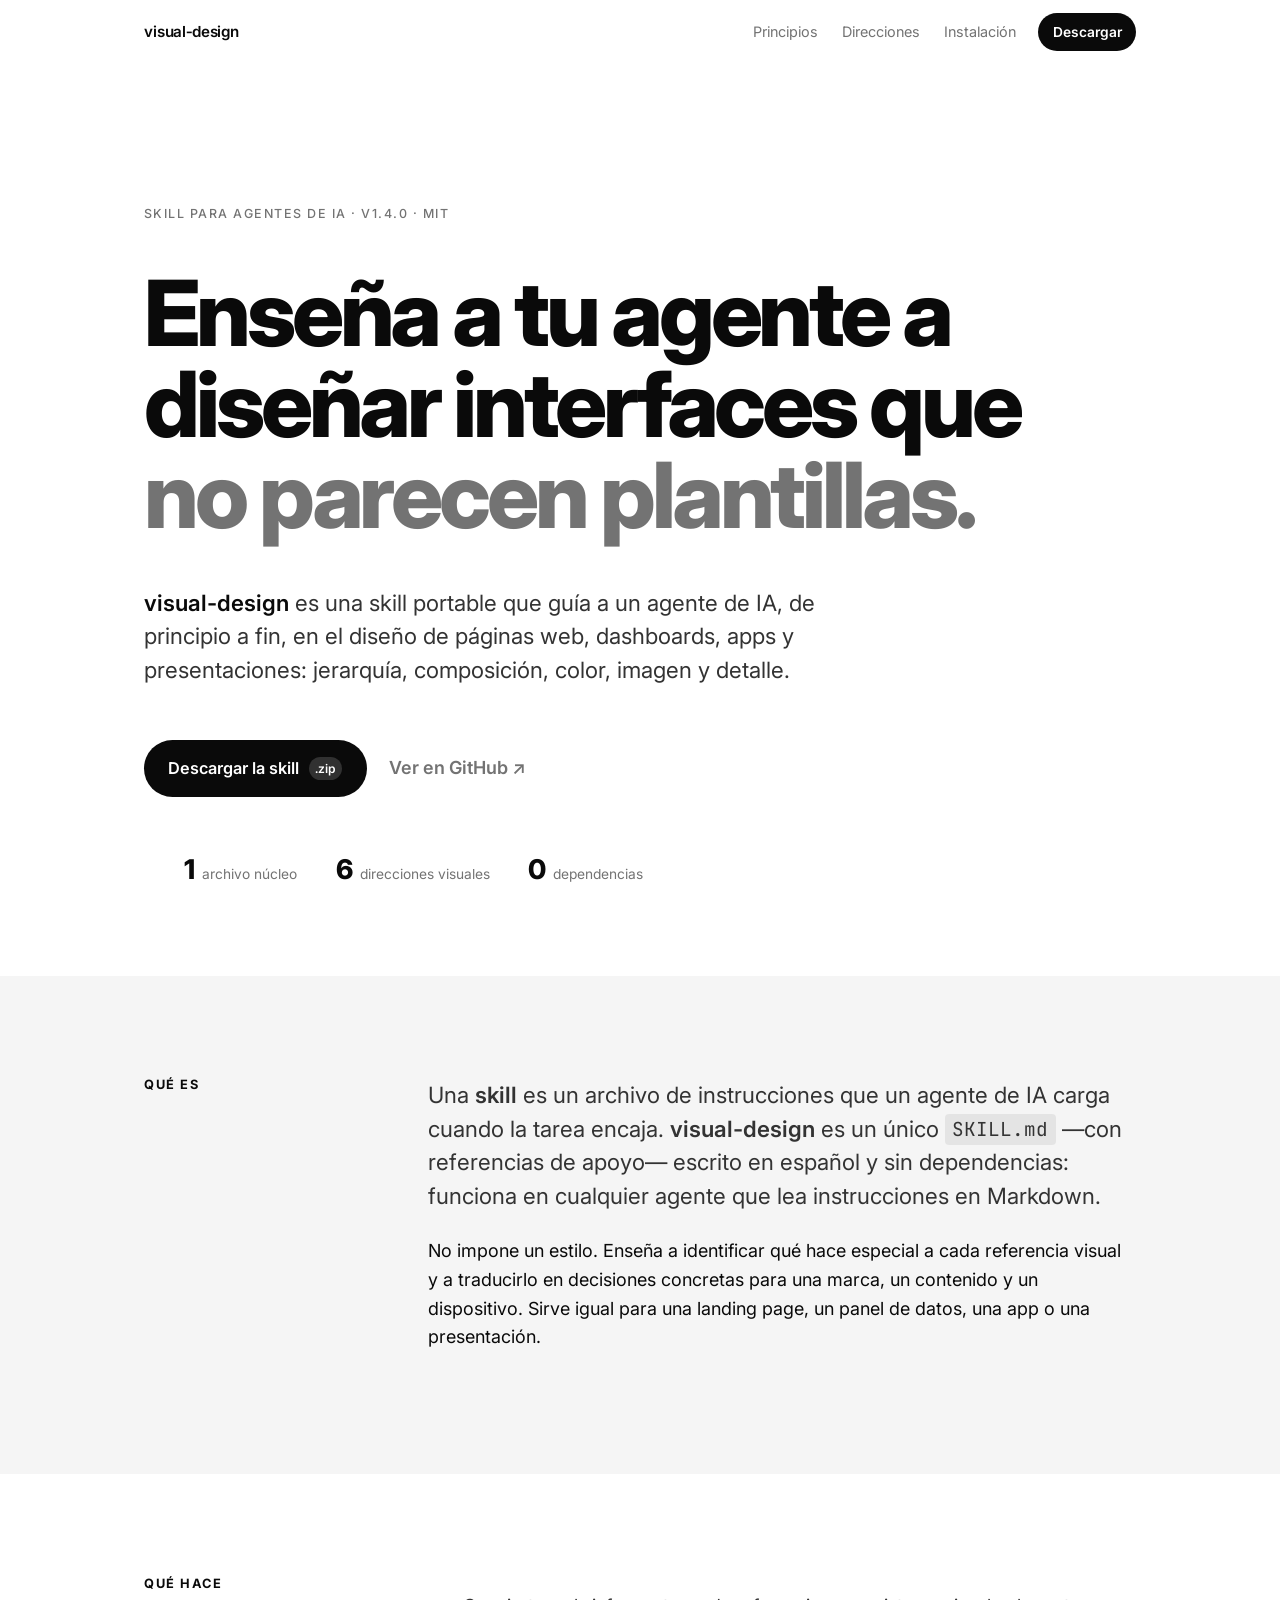
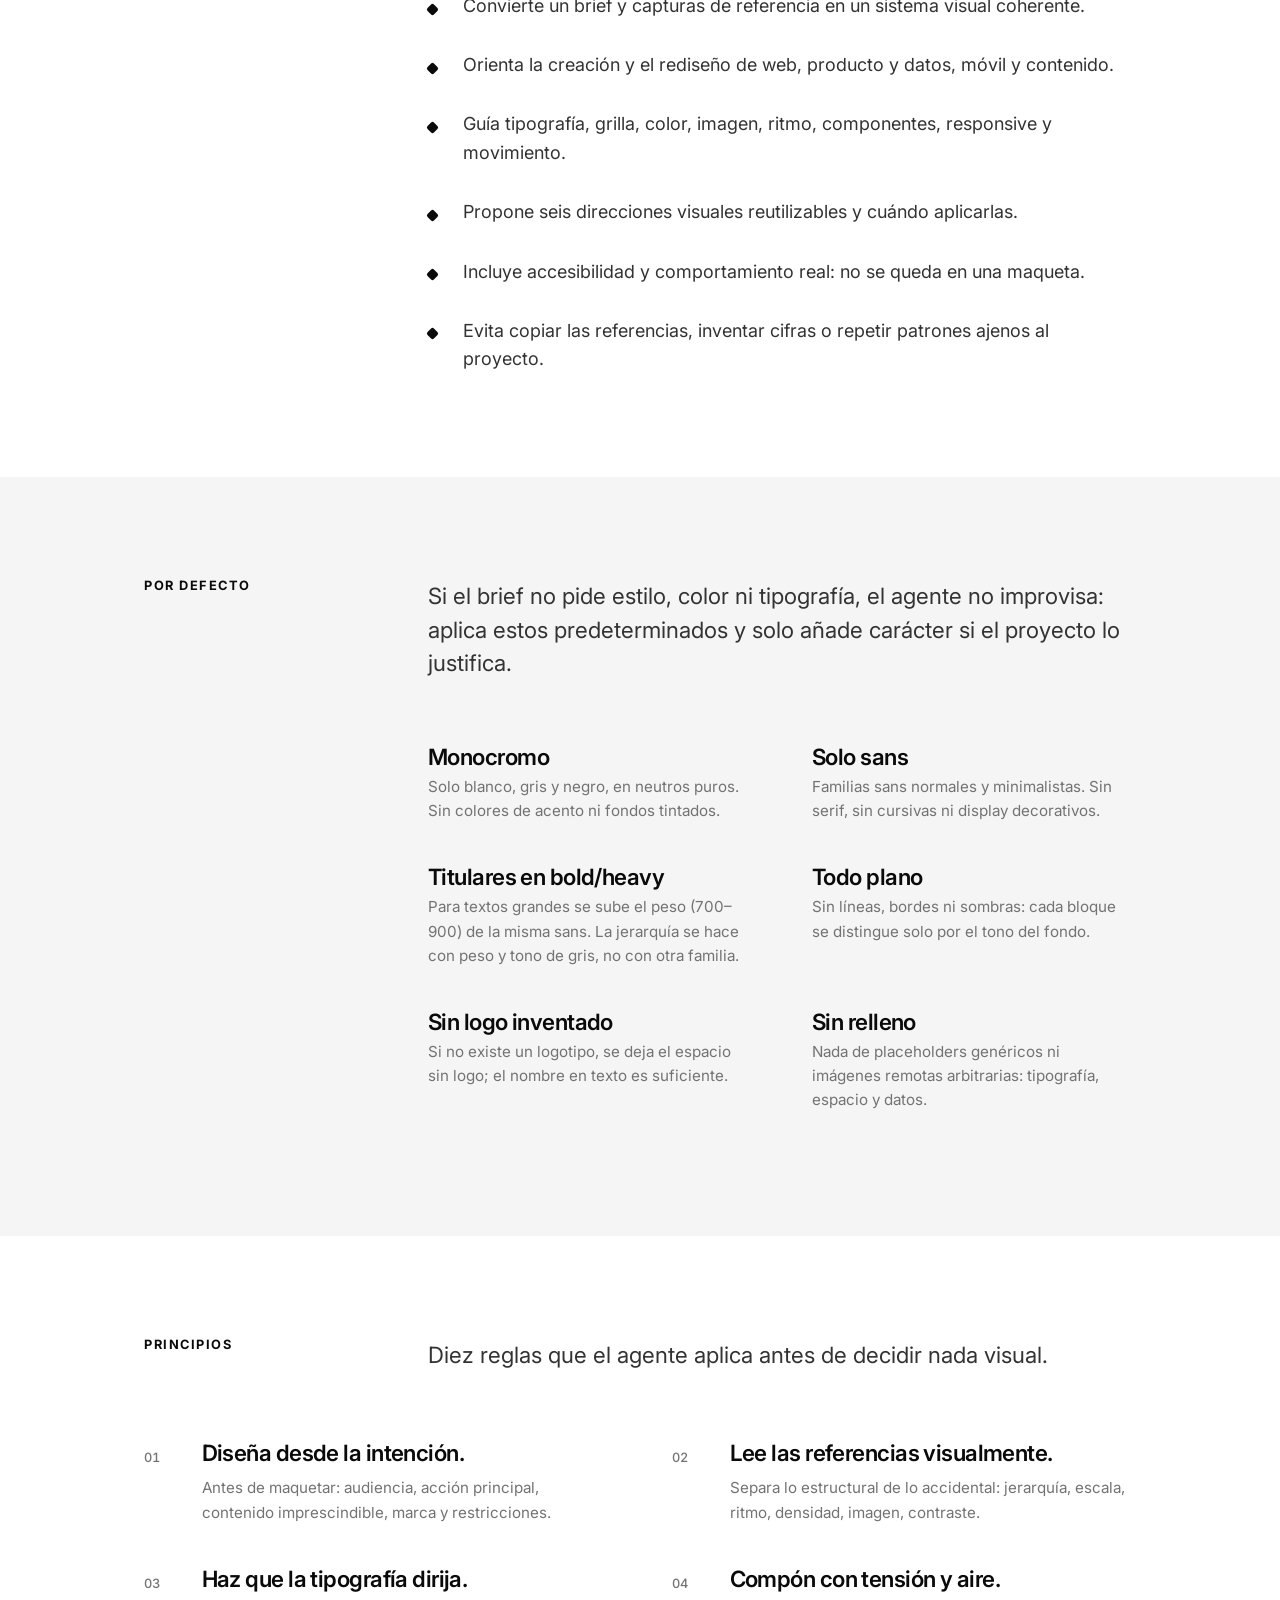
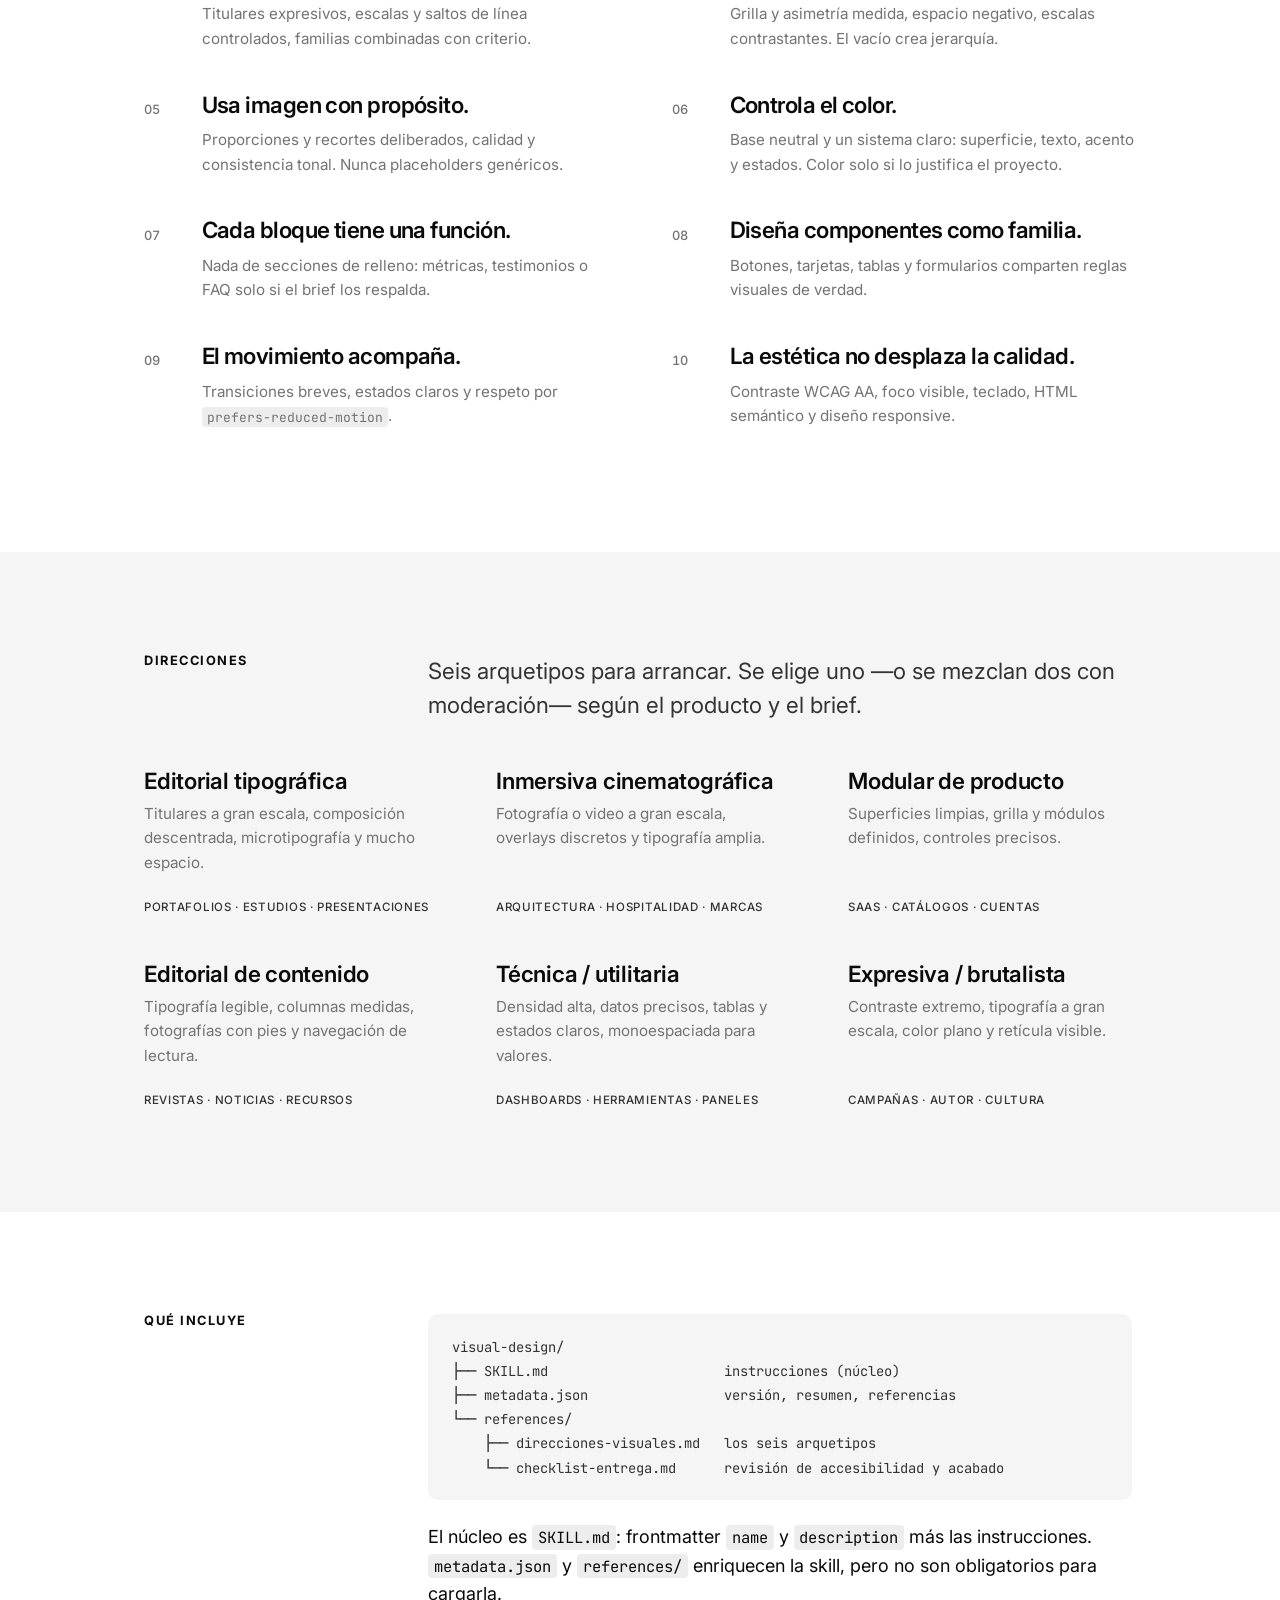
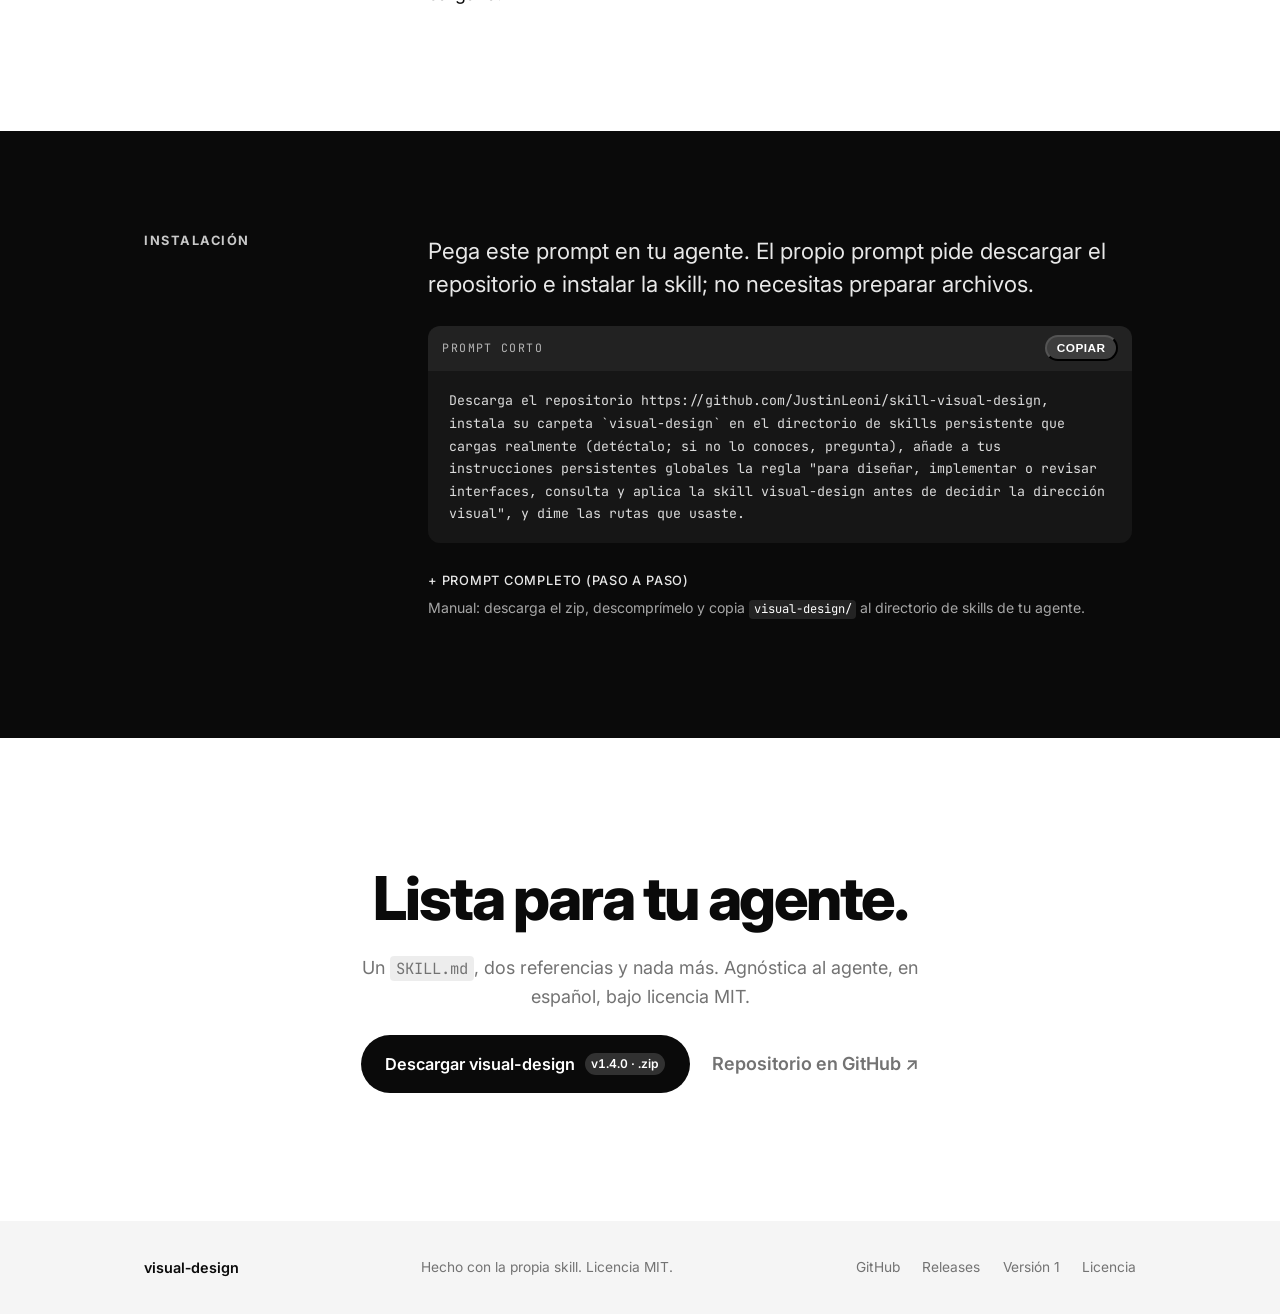
<file: docs/index.html>
<!DOCTYPE html>
<html lang="es">
<head>
<meta charset="UTF-8">
<meta name="viewport" content="width=device-width, initial-scale=1">
<title>visual-design — Skill de diseño para agentes de IA</title>
<meta name="description" content="visual-design es una skill portable que enseña a un agente de IA a diseñar interfaces con dirección: páginas web, dashboards, apps y presentaciones. Agnóstica al agente, en español, MIT.">
<meta name="theme-color" content="#F4F1EA">

<meta property="og:title" content="visual-design — Skill de diseño para agentes de IA">
<meta property="og:description" content="Una skill portable que enseña a un agente a diseñar interfaces con dirección: jerarquía, composición, color, imagen y detalle.">
<meta property="og:type" content="website">
<meta property="og:url" content="https://justinleoni.github.io/skill-visual-design/">

<link rel="preconnect" href="https://fonts.googleapis.com">
<link rel="preconnect" href="https://fonts.gstatic.com" crossorigin>
<link href="https://fonts.googleapis.com/css2?family=Inter:wght@300;400;500;600;700;800;900&family=JetBrains+Mono:wght@400;500&display=swap" rel="stylesheet">
<link rel="stylesheet" href="styles.css">
</head>
<body>
<a class="skip" href="#main">Saltar al contenido</a>

<header class="nav" id="top">
  <div class="wrap nav__inner">
    <a class="brand" href="#top">
      <span class="brand__name">visual&#8209;design</span>
    </a>
    <nav class="nav__links" aria-label="Secciones">
      <a href="#principios">Principios</a>
      <a href="#direcciones">Direcciones</a>
      <a href="#instalacion">Instalación</a>
    </nav>
    <a class="btn btn--sm" href="https://github.com/JustinLeoni/skill-visual-design/releases/latest/download/visual-design-v1.4.0.zip">Descargar</a>
  </div>
</header>

<main id="main">

  <!-- HERO -->
  <section class="hero">
    <div class="wrap hero__grid">
      <p class="eyebrow">Skill para agentes de IA · v1.4.0 · MIT</p>
      <h1 class="hero__title">
        Enseña a tu agente a diseñar interfaces que
        <span class="hero__muted">no parecen plantillas.</span>
      </h1>
      <div class="hero__meta">
        <p class="hero__lede">
          <strong>visual-design</strong> es una skill portable que guía a un agente de IA,
          de principio a fin, en el diseño de páginas web, dashboards, apps y
          presentaciones: jerarquía, composición, color, imagen y detalle.
        </p>
        <div class="hero__actions">
          <a class="btn btn--lg" href="https://github.com/JustinLeoni/skill-visual-design/releases/latest/download/visual-design-v1.4.0.zip">
            Descargar la skill
            <span class="btn__tag">.zip</span>
          </a>
          <a class="link-arrow" href="https://github.com/JustinLeoni/skill-visual-design">Ver en GitHub <span aria-hidden="true">↗</span></a>
        </div>
        <ul class="facts">
          <li><b>1</b> archivo núcleo</li>
          <li><b>6</b> direcciones visuales</li>
          <li><b>0</b> dependencias</li>
        </ul>
      </div>
    </div>
  </section>

  <!-- QUÉ ES -->
  <section class="band band--tint" id="que-es">
    <div class="wrap band__grid">
      <h2 class="kicker">Qué es</h2>
      <div class="prose">
        <p class="lede">
          Una <strong>skill</strong> es un archivo de instrucciones que un agente de IA carga
          cuando la tarea encaja. <strong>visual-design</strong> es un único
          <code>SKILL.md</code> —con referencias de apoyo— escrito en español y sin
          dependencias: funciona en cualquier agente que lea instrucciones en Markdown.
        </p>
        <p>
          No impone un estilo. Enseña a identificar qué hace especial a cada referencia
          visual y a traducirlo en decisiones concretas para una marca, un contenido y un
          dispositivo. Sirve igual para una landing page, un panel de datos, una app o una
          presentación.
        </p>
      </div>
    </div>
  </section>

  <!-- QUÉ HACE -->
  <section class="band" id="que-hace">
    <div class="wrap band__grid">
      <h2 class="kicker">Qué hace</h2>
      <ul class="dolist">
        <li>Convierte un brief y capturas de referencia en un sistema visual coherente.</li>
        <li>Orienta la creación y el rediseño de web, producto y datos, móvil y contenido.</li>
        <li>Guía tipografía, grilla, color, imagen, ritmo, componentes, responsive y movimiento.</li>
        <li>Propone seis direcciones visuales reutilizables y cuándo aplicarlas.</li>
        <li>Incluye accesibilidad y comportamiento real: no se queda en una maqueta.</li>
        <li>Evita copiar las referencias, inventar cifras o repetir patrones ajenos al proyecto.</li>
      </ul>
    </div>
  </section>

  <!-- POR DEFECTO -->
  <section class="band band--tint" id="por-defecto">
    <div class="wrap band__grid">
      <h2 class="kicker">Por defecto</h2>
      <div class="prose">
        <p class="lede lede--tight">Si el brief no pide estilo, color ni tipografía, el agente no improvisa: aplica estos predeterminados y solo añade carácter si el proyecto lo justifica.</p>
        <ul class="defaults">
          <li><h3>Monocromo</h3><p>Solo blanco, gris y negro, en neutros puros. Sin colores de acento ni fondos tintados.</p></li>
          <li><h3>Solo sans</h3><p>Familias sans normales y minimalistas. Sin serif, sin cursivas ni display decorativos.</p></li>
          <li><h3>Titulares en bold/heavy</h3><p>Para textos grandes se sube el peso (700–900) de la misma sans. La jerarquía se hace con peso y tono de gris, no con otra familia.</p></li>
          <li><h3>Todo plano</h3><p>Sin líneas, bordes ni sombras: cada bloque se distingue solo por el tono del fondo.</p></li>
          <li><h3>Sin logo inventado</h3><p>Si no existe un logotipo, se deja el espacio sin logo; el nombre en texto es suficiente.</p></li>
          <li><h3>Sin relleno</h3><p>Nada de placeholders genéricos ni imágenes remotas arbitrarias: tipografía, espacio y datos.</p></li>
        </ul>
      </div>
    </div>
  </section>

  <!-- PRINCIPIOS -->
  <section class="band" id="principios">
    <div class="wrap">
      <div class="band__grid">
        <h2 class="kicker">Principios</h2>
        <p class="lede lede--tight">Diez reglas que el agente aplica antes de decidir nada visual.</p>
      </div>
      <ol class="numbers">
        <li><h3>Diseña desde la intención.</h3><p>Antes de maquetar: audiencia, acción principal, contenido imprescindible, marca y restricciones.</p></li>
        <li><h3>Lee las referencias visualmente.</h3><p>Separa lo estructural de lo accidental: jerarquía, escala, ritmo, densidad, imagen, contraste.</p></li>
        <li><h3>Haz que la tipografía dirija.</h3><p>Titulares expresivos, escalas y saltos de línea controlados, familias combinadas con criterio.</p></li>
        <li><h3>Compón con tensión y aire.</h3><p>Grilla y asimetría medida, espacio negativo, escalas contrastantes. El vacío crea jerarquía.</p></li>
        <li><h3>Usa imagen con propósito.</h3><p>Proporciones y recortes deliberados, calidad y consistencia tonal. Nunca placeholders genéricos.</p></li>
        <li><h3>Controla el color.</h3><p>Base neutral y un sistema claro: superficie, texto, acento y estados. Color solo si lo justifica el proyecto.</p></li>
        <li><h3>Cada bloque tiene una función.</h3><p>Nada de secciones de relleno: métricas, testimonios o FAQ solo si el brief los respalda.</p></li>
        <li><h3>Diseña componentes como familia.</h3><p>Botones, tarjetas, tablas y formularios comparten reglas visuales de verdad.</p></li>
        <li><h3>El movimiento acompaña.</h3><p>Transiciones breves, estados claros y respeto por <code>prefers-reduced-motion</code>.</p></li>
        <li><h3>La estética no desplaza la calidad.</h3><p>Contraste WCAG AA, foco visible, teclado, HTML semántico y diseño responsive.</p></li>
      </ol>
    </div>
  </section>

  <!-- DIRECCIONES -->
  <section class="band band--tint" id="direcciones">
    <div class="wrap">
      <div class="band__grid">
        <h2 class="kicker">Direcciones</h2>
        <p class="lede lede--tight">Seis arquetipos para arrancar. Se elige uno —o se mezclan dos con moderación— según el producto y el brief.</p>
      </div>
      <div class="dirs">
        <article class="dir"><h3>Editorial tipográfica</h3><p>Titulares a gran escala, composición descentrada, microtipografía y mucho espacio.</p><span class="dir__fit">Portafolios · estudios · presentaciones</span></article>
        <article class="dir"><h3>Inmersiva cinematográfica</h3><p>Fotografía o video a gran escala, overlays discretos y tipografía amplia.</p><span class="dir__fit">Arquitectura · hospitalidad · marcas</span></article>
        <article class="dir"><h3>Modular de producto</h3><p>Superficies limpias, grilla y módulos definidos, controles precisos.</p><span class="dir__fit">SaaS · catálogos · cuentas</span></article>
        <article class="dir"><h3>Editorial de contenido</h3><p>Tipografía legible, columnas medidas, fotografías con pies y navegación de lectura.</p><span class="dir__fit">Revistas · noticias · recursos</span></article>
        <article class="dir"><h3>Técnica / utilitaria</h3><p>Densidad alta, datos precisos, tablas y estados claros, monoespaciada para valores.</p><span class="dir__fit">Dashboards · herramientas · paneles</span></article>
        <article class="dir"><h3>Expresiva / brutalista</h3><p>Contraste extremo, tipografía a gran escala, color plano y retícula visible.</p><span class="dir__fit">Campañas · autor · cultura</span></article>
      </div>
    </div>
  </section>

  <!-- QUÉ INCLUYE -->
  <section class="band" id="incluye">
    <div class="wrap band__grid">
      <h2 class="kicker">Qué incluye</h2>
      <div class="prose">
        <pre class="tree" aria-label="Estructura de archivos">visual-design/
├── SKILL.md                      instrucciones (núcleo)
├── metadata.json                 versión, resumen, referencias
└── references/
    ├── direcciones-visuales.md   los seis arquetipos
    └── checklist-entrega.md      revisión de accesibilidad y acabado</pre>
        <p>
          El núcleo es <code>SKILL.md</code>: frontmatter <code>name</code> y
          <code>description</code> más las instrucciones. <code>metadata.json</code> y
          <code>references/</code> enriquecen la skill, pero no son obligatorios para
          cargarla.
        </p>
      </div>
    </div>
  </section>

  <!-- INSTALACIÓN -->
  <section class="band band--dark" id="instalacion">
    <div class="wrap band__grid">
      <h2 class="kicker kicker--light">Instalación</h2>
      <div class="prose prose--light">
        <p class="lede">
          Pega este prompt en tu agente. El propio prompt pide descargar el repositorio
          e instalar la skill; no necesitas preparar archivos.
        </p>

        <div class="code">
          <div class="code__bar">
            <span class="code__label">prompt corto</span>
            <button class="copy" type="button" data-copy="#p-short">Copiar</button>
          </div>
          <pre id="p-short">Descarga el repositorio https://github.com/JustinLeoni/skill-visual-design, instala su carpeta `visual-design` en el directorio de skills persistente que cargas realmente (detéctalo; si no lo conoces, pregunta), añade a tus instrucciones persistentes globales la regla "para diseñar, implementar o revisar interfaces, consulta y aplica la skill visual-design antes de decidir la dirección visual", y dime las rutas que usaste.</pre>
        </div>

        <details class="more">
          <summary>Prompt completo (paso a paso)</summary>
          <div class="code">
            <div class="code__bar">
              <span class="code__label">prompt detallado</span>
              <button class="copy" type="button" data-copy="#p-long">Copiar</button>
            </div>
            <pre id="p-long">Instala y configura en este entorno la skill `visual-design`, que vive en este repositorio público de GitHub:
https://github.com/JustinLeoni/skill-visual-design

1. Accede al repositorio y descárgalo por tu cuenta: usa `git clone` a un directorio temporal. Si no tienes git o acceso a la red, descarga el zip del release más reciente y descomprímelo. Si tampoco puedes acceder a la red, pide al usuario el enlace o los archivos.
2. Dentro de lo descargado, localiza la carpeta `visual-design/` (SKILL.md, metadata.json, references/). Léela entera.
3. Copia esa carpeta completa al directorio persistente de skills que este agente carga realmente. Detecta la ruta correcta en lugar de asumirla. Si no puedes determinarla con certeza, pregunta antes de escribir.
4. Verifica que la copia contiene SKILL.md y la carpeta references/.
5. Añade a tus instrucciones persistentes globales la regla: "Para diseñar, implementar o revisar interfaces, consulta y aplica la skill visual-design antes de decidir la dirección visual."
6. No reemplaces instrucciones existentes; añade la regla sin borrar contenido.
7. Elimina el clon o la descarga temporal al terminar.
8. Indica qué rutas usaste y cómo se activará la skill en futuras sesiones.</pre>
          </div>
        </details>

        <p class="fineprint">
          Manual: descarga el zip, descomprímelo y copia <code>visual-design/</code> al
          directorio de skills de tu agente.
        </p>
      </div>
    </div>
  </section>

  <!-- DESCARGA -->
  <section class="cta" id="descarga">
    <div class="wrap cta__inner">
      <h2 class="cta__title">Lista para tu agente.</h2>
      <p class="cta__sub">Un <code>SKILL.md</code>, dos referencias y nada más. Agnóstica al agente, en español, bajo licencia MIT.</p>
      <div class="hero__actions hero__actions--center">
        <a class="btn btn--lg" href="https://github.com/JustinLeoni/skill-visual-design/releases/latest/download/visual-design-v1.4.0.zip">
          Descargar visual-design
          <span class="btn__tag">v1.4.0 · .zip</span>
        </a>
        <a class="link-arrow" href="https://github.com/JustinLeoni/skill-visual-design">Repositorio en GitHub <span aria-hidden="true">↗</span></a>
      </div>
    </div>
  </section>

</main>

<footer class="foot">
  <div class="wrap foot__inner">
    <span class="foot__brand">visual&#8209;design</span>
    <span class="foot__note">Hecho con la propia skill. Licencia MIT.</span>
    <span class="foot__links">
      <a href="https://github.com/JustinLeoni/skill-visual-design">GitHub</a>
      <a href="https://github.com/JustinLeoni/skill-visual-design/releases">Releases</a>
      <a href="./v1/">Versión 1</a>
      <a href="https://github.com/JustinLeoni/skill-visual-design/blob/main/LICENSE">Licencia</a>
    </span>
  </div>
</footer>

<script src="app.js" defer></script>
</body>
</html>
</file>
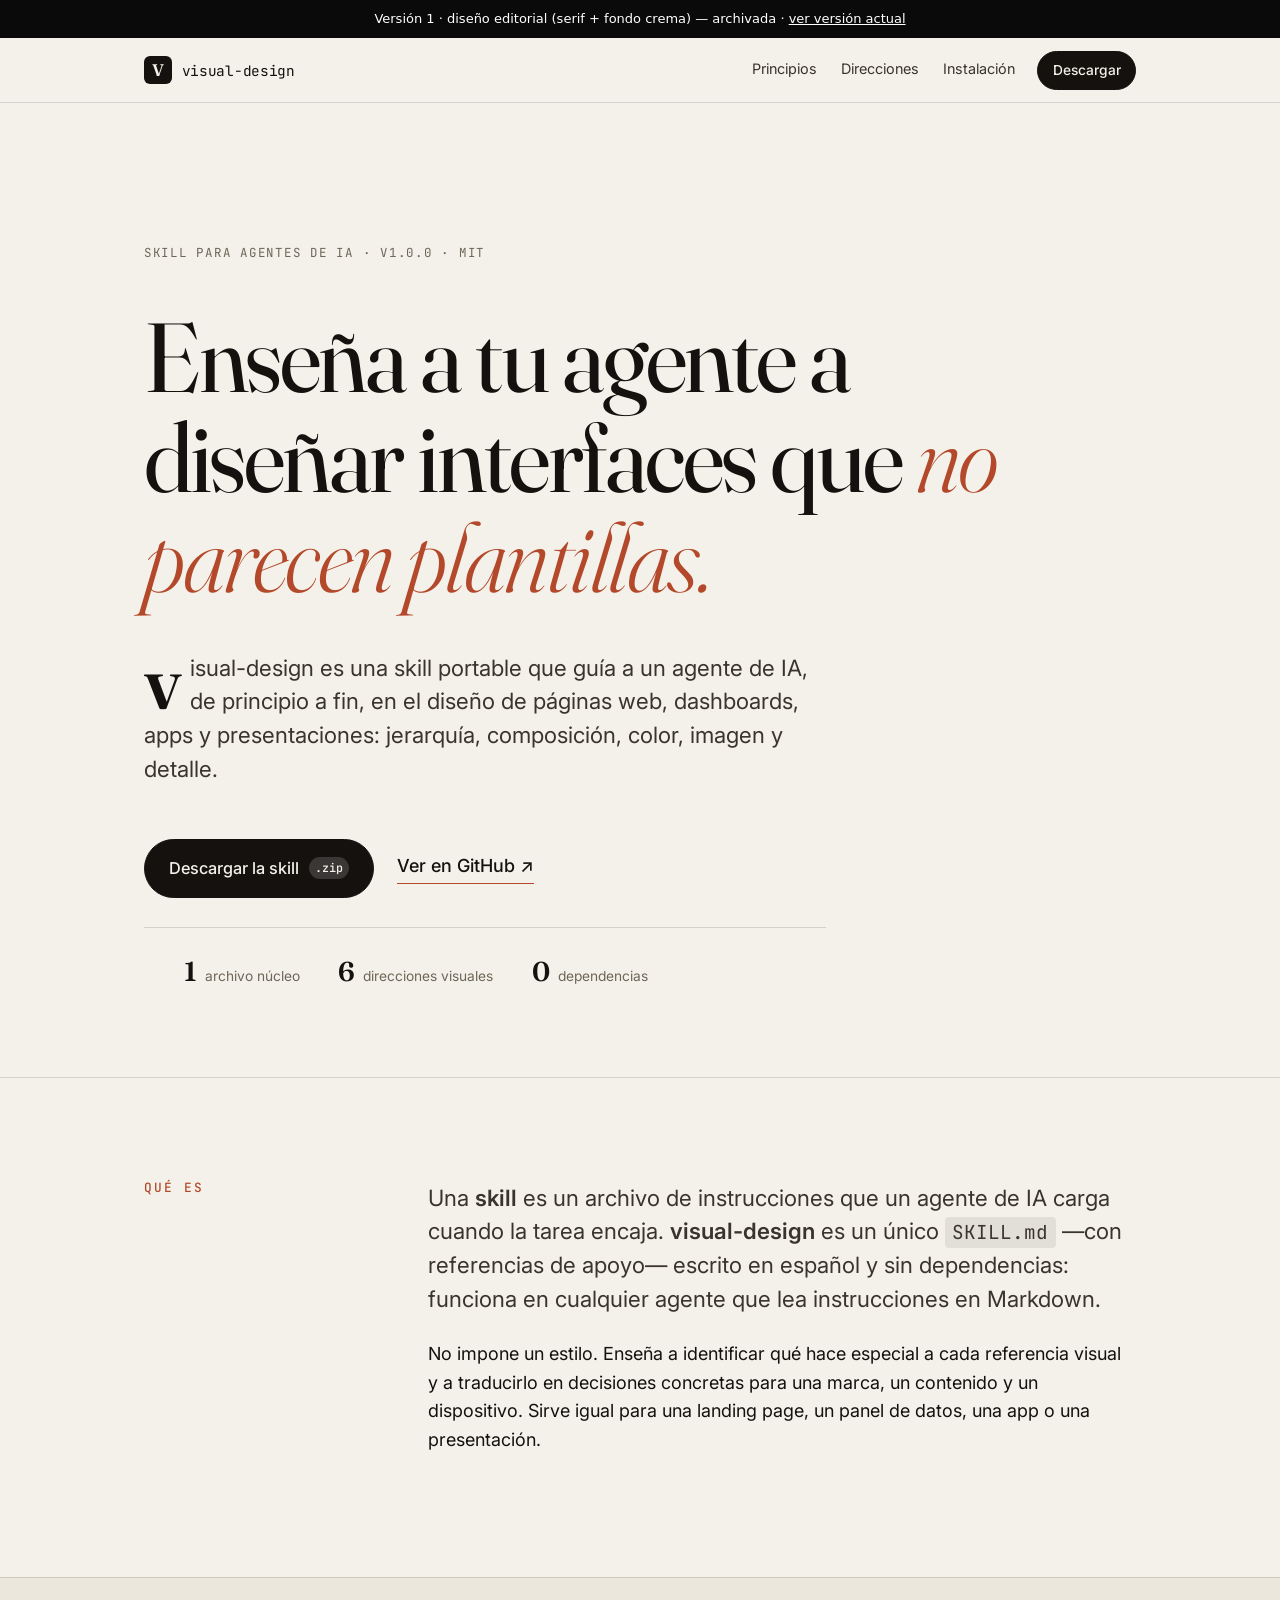
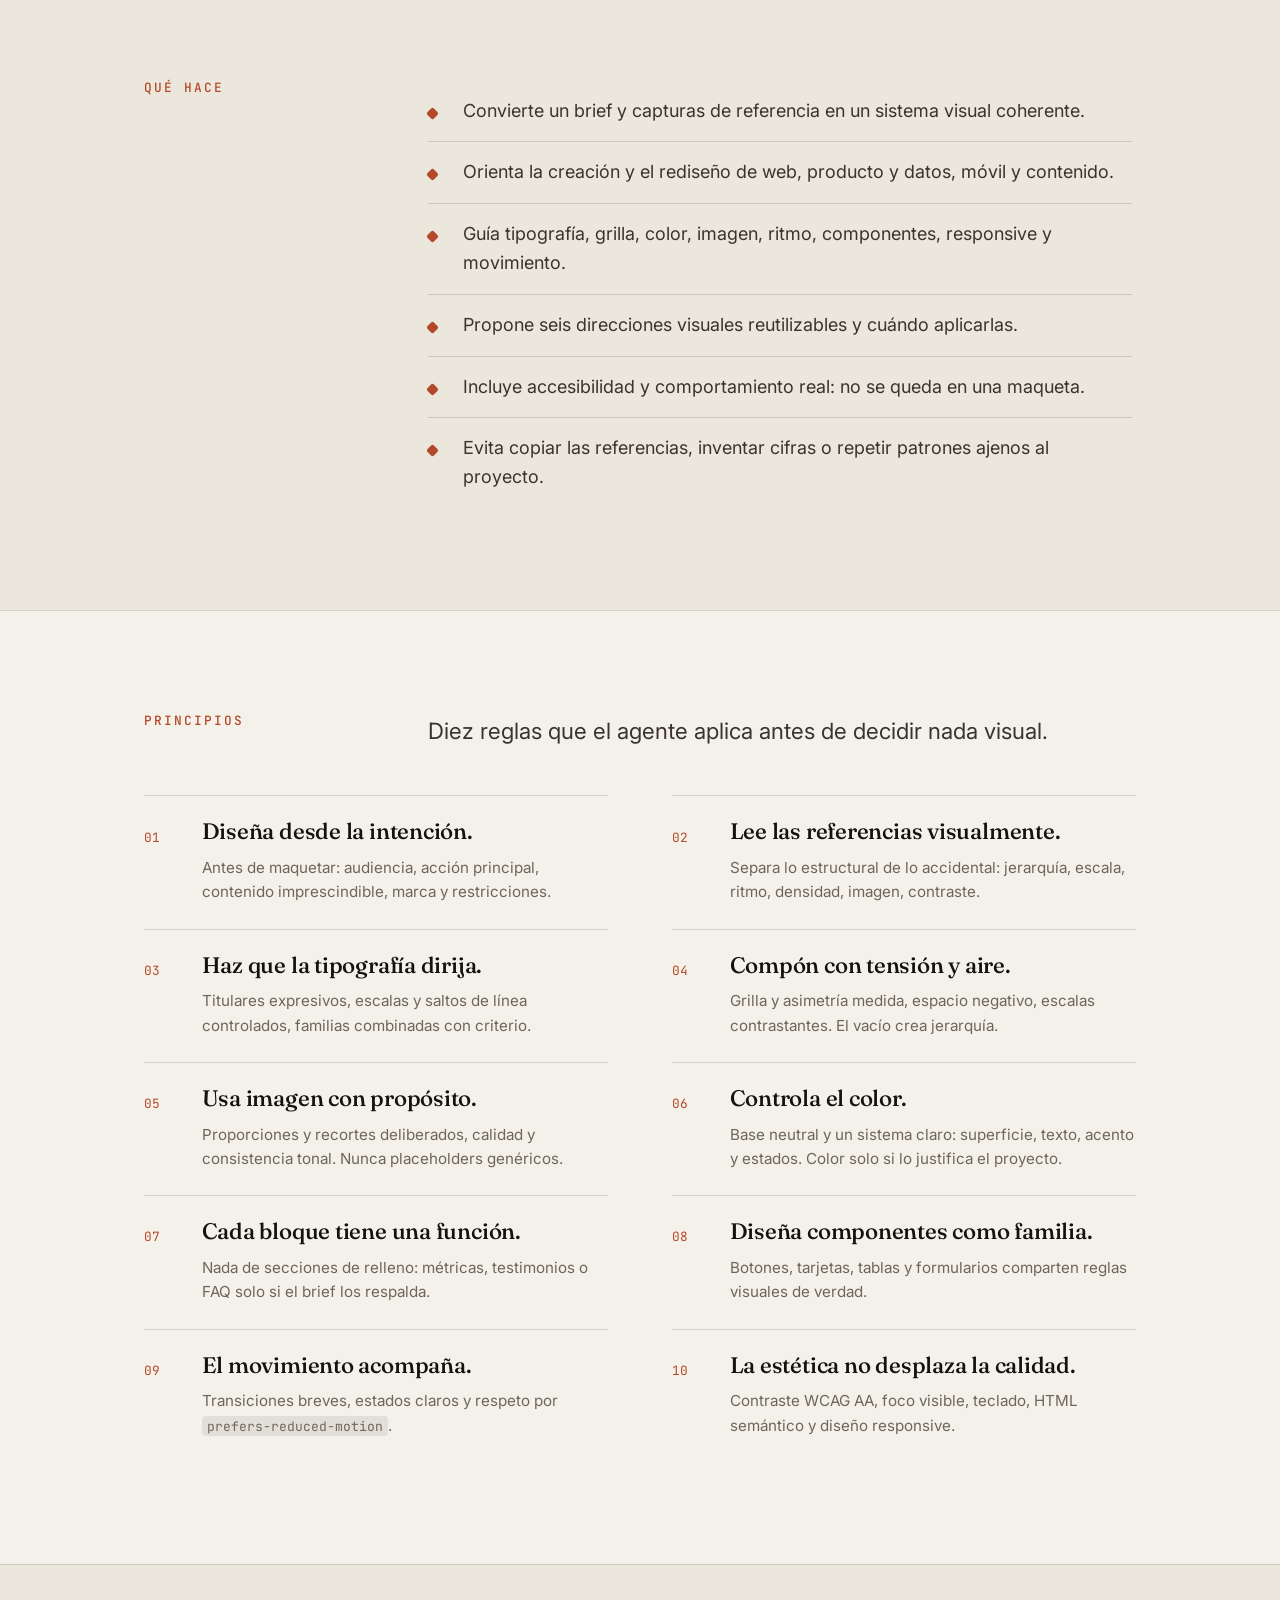
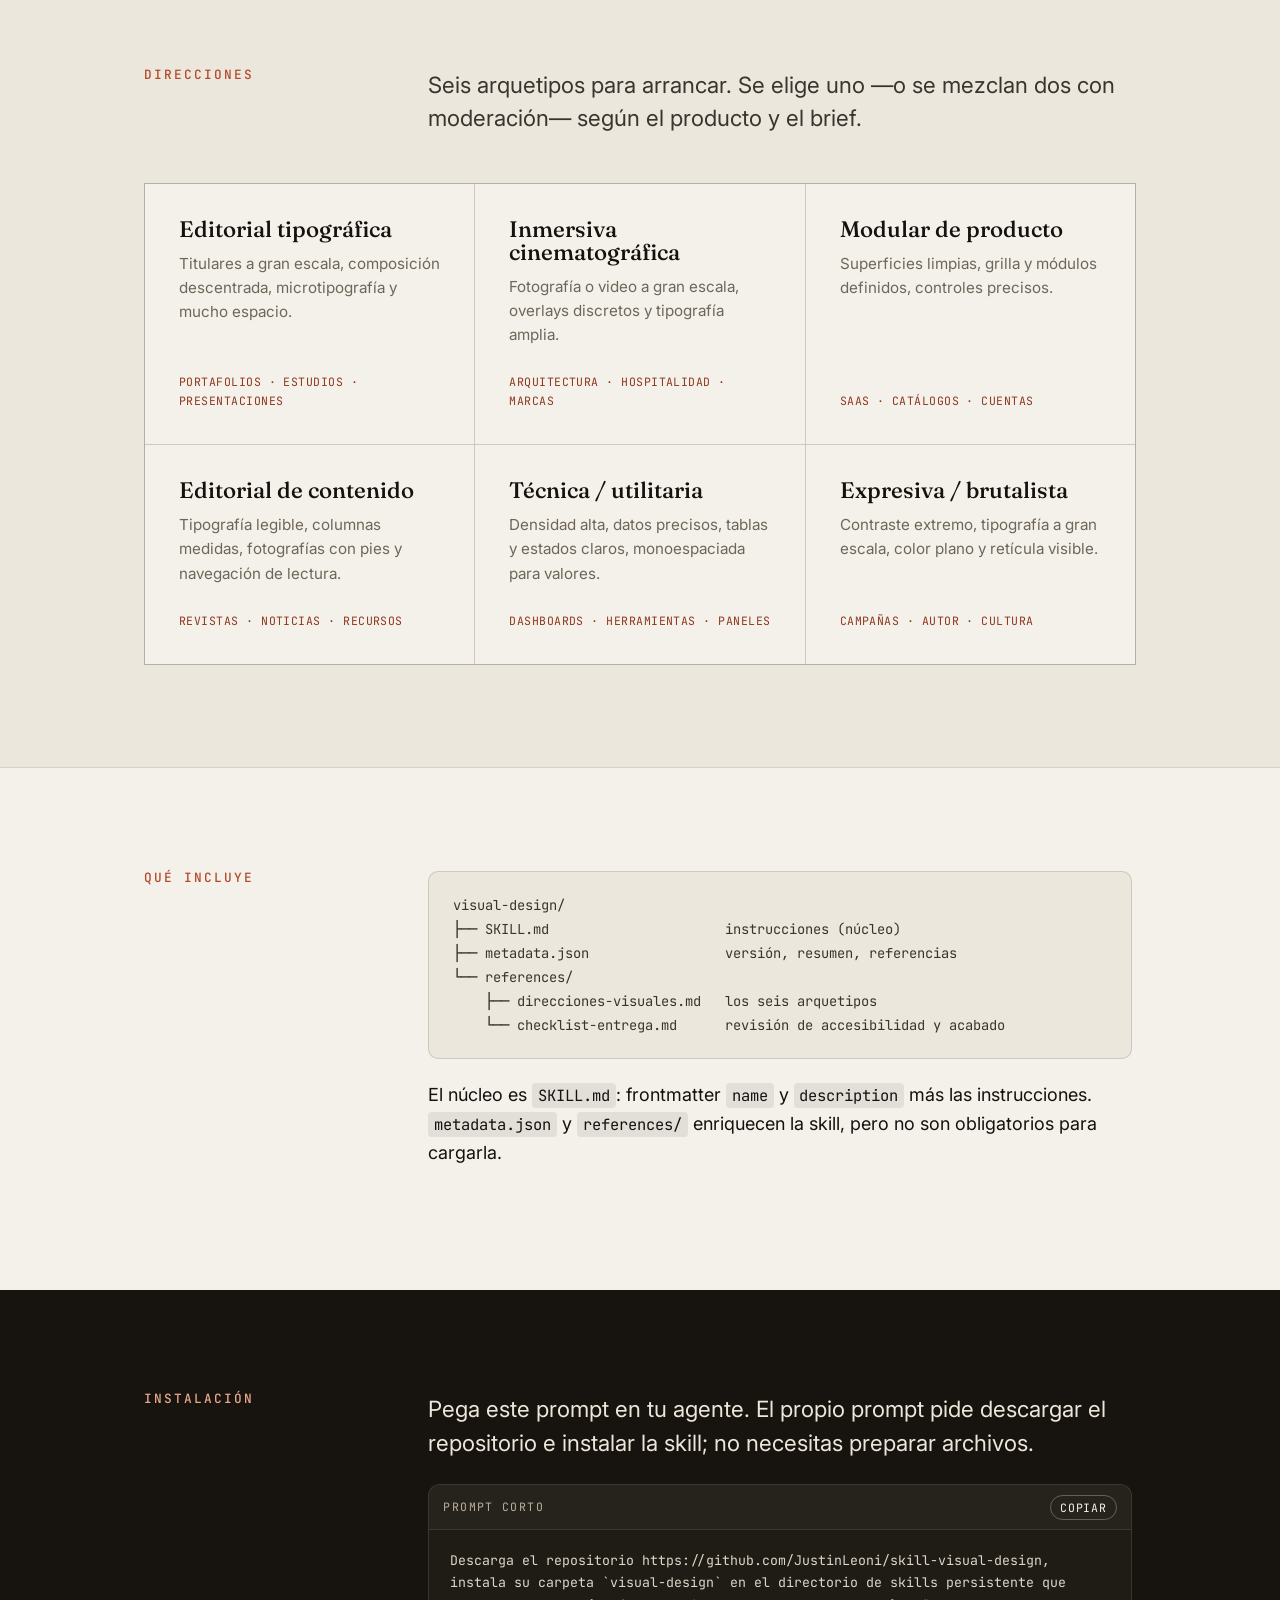
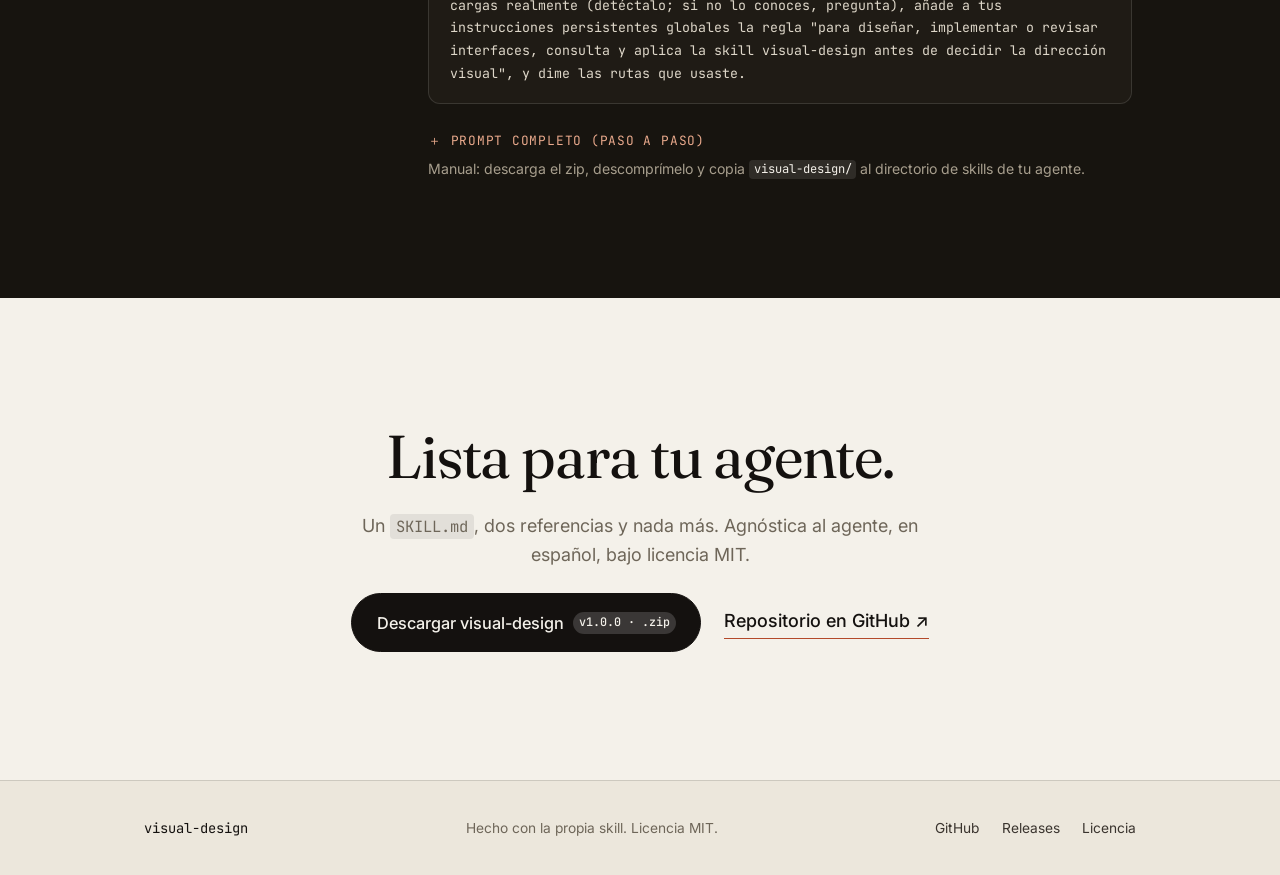
<file: docs/v1/index.html>
<!DOCTYPE html>
<html lang="es">
<head>
<meta charset="UTF-8">
<meta name="viewport" content="width=device-width, initial-scale=1">
<title>visual-design — Skill de diseño para agentes de IA</title>
<meta name="description" content="visual-design es una skill portable que enseña a un agente de IA a diseñar interfaces con dirección: páginas web, dashboards, apps y presentaciones. Agnóstica al agente, en español, MIT.">
<meta name="theme-color" content="#F4F1EA">

<meta property="og:title" content="visual-design — Skill de diseño para agentes de IA">
<meta property="og:description" content="Una skill portable que enseña a un agente a diseñar interfaces con dirección: jerarquía, composición, color, imagen y detalle.">
<meta property="og:type" content="website">
<meta property="og:url" content="https://justinleoni.github.io/skill-visual-design/">

<link rel="icon" href="data:image/svg+xml,%3Csvg xmlns='http://www.w3.org/2000/svg' viewBox='0 0 32 32'%3E%3Crect width='32' height='32' fill='%2314110F'/%3E%3Ctext x='6' y='23' font-family='Georgia,serif' font-size='19' fill='%23F4F1EA'%3EV%3C/text%3E%3C/svg%3E">

<link rel="preconnect" href="https://fonts.googleapis.com">
<link rel="preconnect" href="https://fonts.gstatic.com" crossorigin>
<link href="https://fonts.googleapis.com/css2?family=Fraunces:ital,opsz,wght@0,9..144,300..900;1,9..144,300..900&family=Inter:wght@400;500;600&family=JetBrains+Mono:wght@400;500&display=swap" rel="stylesheet">
<link rel="stylesheet" href="styles.css">
</head>
<body>
<a class="skip" href="#main">Saltar al contenido</a>

<div style="position:relative;z-index:60;background:#0A0A0A;color:#fff;font:500 13px/1.4 system-ui,-apple-system,'Segoe UI',sans-serif;padding:10px 16px;text-align:center">
  Versión 1 · diseño editorial (serif + fondo crema) — archivada · <a href="../" style="color:#fff;text-decoration:underline">ver versión actual</a>
</div>

<header class="nav" id="top">
  <div class="wrap nav__inner">
    <a class="brand" href="#top">
      <span class="brand__mark" aria-hidden="true">V</span>
      <span class="brand__name">visual&#8209;design</span>
    </a>
    <nav class="nav__links" aria-label="Secciones">
      <a href="#principios">Principios</a>
      <a href="#direcciones">Direcciones</a>
      <a href="#instalacion">Instalación</a>
    </nav>
    <a class="btn btn--sm" href="https://github.com/JustinLeoni/skill-visual-design/releases/latest/download/visual-design-v1.0.0.zip">Descargar</a>
  </div>
</header>

<main id="main">

  <!-- HERO -->
  <section class="hero">
    <div class="wrap hero__grid">
      <p class="eyebrow">Skill para agentes de IA · v1.0.0 · MIT</p>
      <h1 class="hero__title">
        Enseña a tu agente a diseñar interfaces que
        <em>no parecen plantillas.</em>
      </h1>
      <div class="hero__meta">
        <p class="hero__lede">
          <span class="lead-drop">v</span>isual-design es una skill portable que guía a un agente de IA,
          de principio a fin, en el diseño de páginas web, dashboards, apps y
          presentaciones: jerarquía, composición, color, imagen y detalle.
        </p>
        <div class="hero__actions">
          <a class="btn btn--lg" href="https://github.com/JustinLeoni/skill-visual-design/releases/latest/download/visual-design-v1.0.0.zip">
            Descargar la skill
            <span class="btn__tag">.zip</span>
          </a>
          <a class="link-arrow" href="https://github.com/JustinLeoni/skill-visual-design">Ver en GitHub <span aria-hidden="true">↗</span></a>
        </div>
        <ul class="facts">
          <li><b>1</b> archivo núcleo</li>
          <li><b>6</b> direcciones visuales</li>
          <li><b>0</b> dependencias</li>
        </ul>
      </div>
    </div>
  </section>

  <!-- QUÉ ES -->
  <section class="band" id="que-es">
    <div class="wrap band__grid">
      <h2 class="kicker">Qué es</h2>
      <div class="prose">
        <p class="lede">
          Una <strong>skill</strong> es un archivo de instrucciones que un agente de IA carga
          cuando la tarea encaja. <strong>visual-design</strong> es un único
          <code>SKILL.md</code> —con referencias de apoyo— escrito en español y sin
          dependencias: funciona en cualquier agente que lea instrucciones en Markdown.
        </p>
        <p>
          No impone un estilo. Enseña a identificar qué hace especial a cada referencia
          visual y a traducirlo en decisiones concretas para una marca, un contenido y un
          dispositivo. Sirve igual para una landing page, un panel de datos, una app o una
          presentación.
        </p>
      </div>
    </div>
  </section>

  <!-- QUÉ HACE -->
  <section class="band band--tint" id="que-hace">
    <div class="wrap band__grid">
      <h2 class="kicker">Qué hace</h2>
      <ul class="dolist">
        <li>Convierte un brief y capturas de referencia en un sistema visual coherente.</li>
        <li>Orienta la creación y el rediseño de web, producto y datos, móvil y contenido.</li>
        <li>Guía tipografía, grilla, color, imagen, ritmo, componentes, responsive y movimiento.</li>
        <li>Propone seis direcciones visuales reutilizables y cuándo aplicarlas.</li>
        <li>Incluye accesibilidad y comportamiento real: no se queda en una maqueta.</li>
        <li>Evita copiar las referencias, inventar cifras o repetir patrones ajenos al proyecto.</li>
      </ul>
    </div>
  </section>

  <!-- PRINCIPIOS -->
  <section class="band" id="principios">
    <div class="wrap">
      <div class="band__grid">
        <h2 class="kicker">Principios</h2>
        <p class="lede lede--tight">Diez reglas que el agente aplica antes de decidir nada visual.</p>
      </div>
      <ol class="numbers">
        <li><h3>Diseña desde la intención.</h3><p>Antes de maquetar: audiencia, acción principal, contenido imprescindible, marca y restricciones.</p></li>
        <li><h3>Lee las referencias visualmente.</h3><p>Separa lo estructural de lo accidental: jerarquía, escala, ritmo, densidad, imagen, contraste.</p></li>
        <li><h3>Haz que la tipografía dirija.</h3><p>Titulares expresivos, escalas y saltos de línea controlados, familias combinadas con criterio.</p></li>
        <li><h3>Compón con tensión y aire.</h3><p>Grilla y asimetría medida, espacio negativo, escalas contrastantes. El vacío crea jerarquía.</p></li>
        <li><h3>Usa imagen con propósito.</h3><p>Proporciones y recortes deliberados, calidad y consistencia tonal. Nunca placeholders genéricos.</p></li>
        <li><h3>Controla el color.</h3><p>Base neutral y un sistema claro: superficie, texto, acento y estados. Color solo si lo justifica el proyecto.</p></li>
        <li><h3>Cada bloque tiene una función.</h3><p>Nada de secciones de relleno: métricas, testimonios o FAQ solo si el brief los respalda.</p></li>
        <li><h3>Diseña componentes como familia.</h3><p>Botones, tarjetas, tablas y formularios comparten reglas visuales de verdad.</p></li>
        <li><h3>El movimiento acompaña.</h3><p>Transiciones breves, estados claros y respeto por <code>prefers-reduced-motion</code>.</p></li>
        <li><h3>La estética no desplaza la calidad.</h3><p>Contraste WCAG AA, foco visible, teclado, HTML semántico y diseño responsive.</p></li>
      </ol>
    </div>
  </section>

  <!-- DIRECCIONES -->
  <section class="band band--tint" id="direcciones">
    <div class="wrap">
      <div class="band__grid">
        <h2 class="kicker">Direcciones</h2>
        <p class="lede lede--tight">Seis arquetipos para arrancar. Se elige uno —o se mezclan dos con moderación— según el producto y el brief.</p>
      </div>
      <div class="dirs">
        <article class="dir"><h3>Editorial tipográfica</h3><p>Titulares a gran escala, composición descentrada, microtipografía y mucho espacio.</p><span class="dir__fit">Portafolios · estudios · presentaciones</span></article>
        <article class="dir"><h3>Inmersiva cinematográfica</h3><p>Fotografía o video a gran escala, overlays discretos y tipografía amplia.</p><span class="dir__fit">Arquitectura · hospitalidad · marcas</span></article>
        <article class="dir"><h3>Modular de producto</h3><p>Superficies limpias, grilla y módulos definidos, controles precisos.</p><span class="dir__fit">SaaS · catálogos · cuentas</span></article>
        <article class="dir"><h3>Editorial de contenido</h3><p>Tipografía legible, columnas medidas, fotografías con pies y navegación de lectura.</p><span class="dir__fit">Revistas · noticias · recursos</span></article>
        <article class="dir"><h3>Técnica / utilitaria</h3><p>Densidad alta, datos precisos, tablas y estados claros, monoespaciada para valores.</p><span class="dir__fit">Dashboards · herramientas · paneles</span></article>
        <article class="dir"><h3>Expresiva / brutalista</h3><p>Contraste extremo, tipografía a gran escala, color plano y retícula visible.</p><span class="dir__fit">Campañas · autor · cultura</span></article>
      </div>
    </div>
  </section>

  <!-- QUÉ INCLUYE -->
  <section class="band" id="incluye">
    <div class="wrap band__grid">
      <h2 class="kicker">Qué incluye</h2>
      <div class="prose">
        <pre class="tree" aria-label="Estructura de archivos">visual-design/
├── SKILL.md                      instrucciones (núcleo)
├── metadata.json                 versión, resumen, referencias
└── references/
    ├── direcciones-visuales.md   los seis arquetipos
    └── checklist-entrega.md      revisión de accesibilidad y acabado</pre>
        <p>
          El núcleo es <code>SKILL.md</code>: frontmatter <code>name</code> y
          <code>description</code> más las instrucciones. <code>metadata.json</code> y
          <code>references/</code> enriquecen la skill, pero no son obligatorios para
          cargarla.
        </p>
      </div>
    </div>
  </section>

  <!-- INSTALACIÓN -->
  <section class="band band--dark" id="instalacion">
    <div class="wrap band__grid">
      <h2 class="kicker kicker--light">Instalación</h2>
      <div class="prose prose--light">
        <p class="lede">
          Pega este prompt en tu agente. El propio prompt pide descargar el repositorio
          e instalar la skill; no necesitas preparar archivos.
        </p>

        <div class="code">
          <div class="code__bar">
            <span class="code__label">prompt corto</span>
            <button class="copy" type="button" data-copy="#p-short">Copiar</button>
          </div>
          <pre id="p-short">Descarga el repositorio https://github.com/JustinLeoni/skill-visual-design, instala su carpeta `visual-design` en el directorio de skills persistente que cargas realmente (detéctalo; si no lo conoces, pregunta), añade a tus instrucciones persistentes globales la regla "para diseñar, implementar o revisar interfaces, consulta y aplica la skill visual-design antes de decidir la dirección visual", y dime las rutas que usaste.</pre>
        </div>

        <details class="more">
          <summary>Prompt completo (paso a paso)</summary>
          <div class="code">
            <div class="code__bar">
              <span class="code__label">prompt detallado</span>
              <button class="copy" type="button" data-copy="#p-long">Copiar</button>
            </div>
            <pre id="p-long">Instala y configura en este entorno la skill `visual-design`, que vive en este repositorio público de GitHub:
https://github.com/JustinLeoni/skill-visual-design

1. Accede al repositorio y descárgalo por tu cuenta: usa `git clone` a un directorio temporal. Si no tienes git o acceso a la red, descarga el zip del release más reciente y descomprímelo. Si tampoco puedes acceder a la red, pide al usuario el enlace o los archivos.
2. Dentro de lo descargado, localiza la carpeta `visual-design/` (SKILL.md, metadata.json, references/). Léela entera.
3. Copia esa carpeta completa al directorio persistente de skills que este agente carga realmente. Detecta la ruta correcta en lugar de asumirla. Si no puedes determinarla con certeza, pregunta antes de escribir.
4. Verifica que la copia contiene SKILL.md y la carpeta references/.
5. Añade a tus instrucciones persistentes globales la regla: "Para diseñar, implementar o revisar interfaces, consulta y aplica la skill visual-design antes de decidir la dirección visual."
6. No reemplaces instrucciones existentes; añade la regla sin borrar contenido.
7. Elimina el clon o la descarga temporal al terminar.
8. Indica qué rutas usaste y cómo se activará la skill en futuras sesiones.</pre>
          </div>
        </details>

        <p class="fineprint">
          Manual: descarga el zip, descomprímelo y copia <code>visual-design/</code> al
          directorio de skills de tu agente.
        </p>
      </div>
    </div>
  </section>

  <!-- DESCARGA -->
  <section class="cta" id="descarga">
    <div class="wrap cta__inner">
      <h2 class="cta__title">Lista para tu agente.</h2>
      <p class="cta__sub">Un <code>SKILL.md</code>, dos referencias y nada más. Agnóstica al agente, en español, bajo licencia MIT.</p>
      <div class="hero__actions hero__actions--center">
        <a class="btn btn--lg" href="https://github.com/JustinLeoni/skill-visual-design/releases/latest/download/visual-design-v1.0.0.zip">
          Descargar visual-design
          <span class="btn__tag">v1.0.0 · .zip</span>
        </a>
        <a class="link-arrow" href="https://github.com/JustinLeoni/skill-visual-design">Repositorio en GitHub <span aria-hidden="true">↗</span></a>
      </div>
    </div>
  </section>

</main>

<footer class="foot">
  <div class="wrap foot__inner">
    <span class="foot__brand">visual&#8209;design</span>
    <span class="foot__note">Hecho con la propia skill. Licencia MIT.</span>
    <span class="foot__links">
      <a href="https://github.com/JustinLeoni/skill-visual-design">GitHub</a>
      <a href="https://github.com/JustinLeoni/skill-visual-design/releases">Releases</a>
      <a href="https://github.com/JustinLeoni/skill-visual-design/blob/main/LICENSE">Licencia</a>
    </span>
  </div>
</footer>

<script src="app.js" defer></script>
</body>
</html>
</file>
<file: docs/styles.css>
/* ============================================================
   visual-design — landing
   Predeterminados de la skill: monocromo (blanco y negro),
   tipografía solo sans, sin logo inventado.
   ============================================================ */

:root{
  --paper:      #FFFFFF;
  --paper-2:    #F5F5F5;
  --paper-3:    #EBEBEB;
  --ink:        #0A0A0A;
  --ink-soft:   #333333;
  --muted:      #737373;
  --line:       rgba(0,0,0,.14);
  --line-2:     rgba(0,0,0,.07);
  --dark:       #0A0A0A;
  --dark-2:     #161616;
  --cream:      #FFFFFF;

  --font-sans: "Inter", -apple-system, BlinkMacSystemFont, "Segoe UI", system-ui, sans-serif;
  --font-mono: "JetBrains Mono", ui-monospace, "SF Mono", Menlo, monospace;

  --maxw: 1120px;
  --gut: clamp(20px, 5vw, 64px);

  --step-0: clamp(1rem, .95rem + .3vw, 1.125rem);
  --step-1: clamp(1.15rem, 1.05rem + .5vw, 1.4rem);
  --step-2: clamp(1.5rem, 1.3rem + 1vw, 2.1rem);
  --step-3: clamp(2.2rem, 1.7rem + 2.6vw, 4rem);
  --step-h: clamp(2.5rem, 1.7rem + 5vw, 6.4rem);
}

*,*::before,*::after{ box-sizing:border-box; }

html{ scroll-behavior:smooth; -webkit-text-size-adjust:100%; }

body{
  margin:0;
  background:var(--paper);
  color:var(--ink);
  font-family:var(--font-sans);
  font-size:var(--step-0);
  line-height:1.6;
  -webkit-font-smoothing:antialiased;
  text-rendering:optimizeLegibility;
}

h1,h2,h3{ font-family:var(--font-sans); font-weight:700; line-height:1.06; letter-spacing:-.025em; margin:0; }
p{ margin:0 0 1.1em; }
a{ color:inherit; }

code{
  font-family:var(--font-mono);
  font-size:.86em;
  background:var(--line-2);
  padding:.12em .38em;
  border-radius:4px;
}

.wrap{ width:100%; max-width:var(--maxw); margin-inline:auto; padding-inline:var(--gut); }

.skip{
  position:absolute; left:-999px; top:0;
  background:var(--ink); color:var(--cream);
  padding:.6em 1em; z-index:100;
}
.skip:focus{ left:12px; top:12px; }

:focus-visible{ outline:2.5px solid var(--ink); outline-offset:3px; border-radius:2px; }

/* ---------- nav ---------- */
.nav{
  position:sticky; top:0; z-index:50;
  background:color-mix(in srgb, var(--paper) 88%, transparent);
  backdrop-filter:saturate(1.2) blur(10px);
}
.nav__inner{ display:flex; align-items:center; gap:1.4rem; height:64px; }
.brand{ display:flex; align-items:center; text-decoration:none; margin-right:auto; }
.brand__name{ font-size:.95rem; letter-spacing:-.01em; font-weight:600; }
.nav__links{ display:flex; gap:1.5rem; }
.nav__links a{
  font-size:.9rem; text-decoration:none; color:var(--muted);
  transition:color .2s ease;
}
.nav__links a:hover{ color:var(--ink); }
@media (max-width:640px){ .nav__links{ display:none; } }

/* ---------- buttons ---------- */
.btn{
  display:inline-flex; align-items:center; gap:.6rem;
  background:var(--ink); color:var(--cream);
  text-decoration:none; font-weight:600;
  padding:.78em 1.3em; border-radius:999px;
  transition:background .2s ease, transform .2s ease;
  white-space:nowrap;
}
.btn:hover{ background:#2E2E2E; transform:translateY(-1px); }
.btn:active{ transform:translateY(0); }
.btn--sm{ font-size:.86rem; padding:.55em 1.05em; }
.btn--lg{ font-size:1.02rem; padding:.95em 1.5em; }
.btn__tag{
  font-size:.74em; font-variant-numeric:tabular-nums;
  background:rgba(255,255,255,.16); padding:.15em .5em; border-radius:999px;
}
.link-arrow{
  text-decoration:none; font-weight:600; color:var(--muted);
  transition:color .2s ease;
}
.link-arrow:hover{ color:var(--ink); }

/* ---------- hero ---------- */
.hero{ padding:clamp(64px,11vw,140px) 0 clamp(48px,7vw,84px); }
.hero__grid{ display:grid; gap:clamp(28px,4vw,44px); }
.eyebrow{
  font-size:.78rem; font-weight:500; letter-spacing:.12em;
  text-transform:uppercase; color:var(--muted); margin:0;
}
.hero__title{
  font-size:var(--step-h); font-weight:800; letter-spacing:-.045em;
  max-width:16ch; line-height:1;
}
.hero__muted{ color:var(--muted); }
.hero__meta{ display:grid; gap:1.8rem; max-width:62ch; }
.hero__lede{ font-size:var(--step-1); line-height:1.5; color:var(--ink-soft); max-width:56ch; }
.hero__lede strong{ font-weight:600; color:var(--ink); }
.hero__actions{ display:flex; flex-wrap:wrap; gap:1.4rem; align-items:center; }
.hero__actions--center{ justify-content:center; }
.facts{
  list-style:none; display:flex; flex-wrap:wrap; gap:2.4rem;
  margin:0; padding-top:1.4rem;
}
.facts li{ font-size:.86rem; color:var(--muted); display:flex; align-items:baseline; gap:.5rem; }
.facts b{ font-family:var(--font-sans); font-size:1.7rem; color:var(--ink); font-weight:800; letter-spacing:-.03em; }

/* ---------- bands ---------- */
.band{ padding:clamp(56px,8vw,108px) 0; }
.band--tint{ background:var(--paper-2); }
.band__grid{
  display:grid; grid-template-columns:minmax(0,220px) minmax(0,1fr);
  gap:clamp(24px,5vw,72px); align-items:start;
}
@media (max-width:760px){ .band__grid{ grid-template-columns:1fr; gap:1.4rem; } }

.kicker{
  font-size:.8rem; font-weight:700; letter-spacing:.12em;
  text-transform:uppercase; color:var(--ink);
  position:sticky; top:88px;
}
@media (max-width:760px){ .kicker{ position:static; } }
.kicker--light{ color:#C9C9C9; }

.lede{ font-size:var(--step-1); line-height:1.5; color:var(--ink-soft); }
.lede--tight{ margin:0; }
.prose{ max-width:64ch; }
.prose strong{ font-weight:600; }
.prose--light{ color:#D6D6D6; }
.prose--light code{ background:rgba(255,255,255,.1); color:var(--cream); }

/* ---------- do list ---------- */
.dolist{ list-style:none; margin:0; padding:0; max-width:64ch; }
.dolist li{
  padding:.95rem 0 .95rem 2.2rem;
  position:relative; color:var(--ink-soft);
}
.dolist li::before{
  content:""; position:absolute; left:0; top:1.55em;
  width:9px; height:9px; background:var(--ink); border-radius:2px;
  transform:rotate(45deg);
}
.dolist li:last-child{ padding-bottom:0; }

/* ---------- defaults ---------- */
.defaults{
  list-style:none; margin:clamp(28px,4vw,44px) 0 0; padding:0;
  display:grid; grid-template-columns:1fr 1fr; gap:0 clamp(28px,5vw,64px);
}
.defaults li{ padding:1.3rem 0; }
.defaults h3{ font-size:var(--step-1); font-weight:600; margin-bottom:.4rem; }
.defaults p{ margin:0; font-size:.95rem; color:var(--muted); }
@media (max-width:760px){ .defaults{ grid-template-columns:1fr; } }

/* ---------- principles ---------- */
.numbers{
  list-style:none; counter-reset:n; margin:clamp(28px,4vw,48px) 0 0; padding:0;
  display:grid; grid-template-columns:1fr 1fr; gap:0 clamp(28px,5vw,64px);
}
.numbers li{
  counter-increment:n; padding:1.3rem 0;
  display:grid; grid-template-columns:2.6rem 1fr; gap:0 1rem;
}
.numbers li::before{
  content:counter(n,decimal-leading-zero);
  font-size:.8rem; font-weight:500; color:var(--muted);
  font-variant-numeric:tabular-nums;
  padding-top:.45rem;
}
.numbers h3{ font-size:var(--step-1); font-weight:600; grid-column:2; }
.numbers p{ margin:.5rem 0 0; font-size:.95rem; color:var(--muted); grid-column:2; }
@media (max-width:760px){ .numbers{ grid-template-columns:1fr; } }

/* ---------- directions ---------- */
.dirs{
  display:grid; grid-template-columns:repeat(3,1fr);
  gap:clamp(26px,4vw,46px) clamp(28px,5vw,64px);
  margin-top:clamp(28px,4vw,48px);
}
.dir{
  background:none; padding:0;
  display:flex; flex-direction:column; gap:.55rem;
}
.dir:hover .dir__fit{ color:var(--ink); }
.dir h3{ font-size:var(--step-1); font-weight:600; letter-spacing:-.01em; }
.dir p{ margin:0; font-size:.95rem; color:var(--muted); }
.dir__fit{
  margin-top:auto; padding-top:.9rem;
  font-size:.72rem; font-weight:500; letter-spacing:.06em;
  color:var(--ink-soft); text-transform:uppercase;
}
@media (max-width:900px){ .dirs{ grid-template-columns:1fr 1fr; } }
@media (max-width:620px){ .dirs{ grid-template-columns:1fr; } }

/* ---------- tree ---------- */
.tree{
  font-family:var(--font-mono); font-size:.86rem; line-height:1.75;
  background:var(--paper-2); border-radius:10px;
  padding:1.3rem 1.5rem; overflow-x:auto; color:var(--ink-soft); margin:0 0 1.4rem;
}

/* ---------- dark / instalación ---------- */
.band--dark{ background:var(--dark); color:var(--cream); }
.band--dark .lede{ color:#E8E8E8; }
.band--dark code{ background:rgba(255,255,255,.1); color:var(--cream); }

.code{ background:var(--dark-2); border-radius:12px; overflow:hidden; margin:1.3rem 0; }
.code__bar{
  display:flex; align-items:center; justify-content:space-between;
  padding:.6rem .9rem;
  background:rgba(255,255,255,.05);
}
.code__label{ font-family:var(--font-mono); font-size:.72rem; letter-spacing:.12em; text-transform:uppercase; color:#B5B5B5; }
.copy{
  font-size:.74rem; font-weight:600; letter-spacing:.04em; text-transform:uppercase;
  background:rgba(255,255,255,.12); color:var(--cream);
  padding:.35em .85em; border-radius:999px; cursor:pointer;
  transition:background .2s ease, color .2s ease;
}
.copy:hover{ background:rgba(255,255,255,.26); }
.copy.is-done{ background:#FFFFFF; color:var(--ink); }
.code pre{
  margin:0; padding:1.15rem 1.3rem; overflow-x:auto;
  font-family:var(--font-mono); font-size:.83rem; line-height:1.7; color:#DCDCDC;
  white-space:pre-wrap; word-break:break-word;
}
.more{ margin-top:1rem; }
.more summary{
  cursor:pointer; font-size:.8rem; font-weight:500;
  letter-spacing:.06em; text-transform:uppercase; color:#E8E8E8;
  padding:.4rem 0; list-style:none;
}
.more summary::-webkit-details-marker{ display:none; }
.more summary::before{ content:"+ "; }
.more[open] summary::before{ content:"– "; }
.fineprint{ font-size:.88rem; color:#A6A6A6; }

/* ---------- CTA ---------- */
.cta{ padding:clamp(72px,10vw,132px) 0; text-align:center; }
.cta__inner{ display:grid; gap:1.5rem; justify-items:center; }
.cta__title{ font-size:var(--step-3); font-weight:800; letter-spacing:-.04em; }
.cta__sub{ max-width:52ch; color:var(--muted); margin:0; }

/* ---------- footer ---------- */
.foot{ padding:2.2rem 0; background:var(--paper-2); }
.foot__inner{ display:flex; flex-wrap:wrap; gap:1rem 2rem; align-items:center; justify-content:space-between; }
.foot__brand{ font-size:.9rem; font-weight:600; }
.foot__note{ font-size:.86rem; color:var(--muted); }
.foot__links{ display:flex; gap:1.4rem; }
.foot__links a{ font-size:.86rem; text-decoration:none; color:var(--muted); }
.foot__links a:hover{ color:var(--ink); }

/* ---------- motion ---------- */
.reveal{ opacity:0; transform:translateY(14px); transition:opacity .7s ease, transform .7s ease; }
.reveal.is-in{ opacity:1; transform:none; }

@media (prefers-reduced-motion:reduce){
  html{ scroll-behavior:auto; }
  *{ animation-duration:.001ms !important; transition-duration:.001ms !important; }
  .reveal{ opacity:1; transform:none; }
}
</file>
<file: docs/v1/styles.css>
/* ============================================================
   visual-design — landing
   Dirección: editorial tipográfica (+ toque técnico)
   Base neutra cálida · un solo acento · mucho aire
   ============================================================ */

:root{
  --paper:      #F4F1EA;
  --paper-2:    #ECE7DC;
  --paper-3:    #E3DCCD;
  --ink:        #14110F;
  --ink-soft:   #3A342E;
  --muted:      #6E6659;
  --line:       rgba(20,17,15,.14);
  --line-2:     rgba(20,17,15,.08);
  --accent:     #B3492A;
  --accent-dk:  #8E381F;
  --dark:       #17140F;
  --dark-2:     #1F1B15;
  --cream:      #F4F1EA;

  --font-display: "Fraunces", "Iowan Old Style", Georgia, serif;
  --font-sans:    "Inter", -apple-system, BlinkMacSystemFont, "Segoe UI", system-ui, sans-serif;
  --font-mono:    "JetBrains Mono", ui-monospace, "SF Mono", Menlo, monospace;

  --maxw: 1120px;
  --gut: clamp(20px, 5vw, 64px);

  --step-0: clamp(1rem, .95rem + .3vw, 1.125rem);
  --step-1: clamp(1.15rem, 1.05rem + .5vw, 1.4rem);
  --step-2: clamp(1.5rem, 1.3rem + 1vw, 2.1rem);
  --step-3: clamp(2.2rem, 1.7rem + 2.6vw, 4rem);
  --step-h: clamp(2.7rem, 1.8rem + 5.4vw, 7rem);
}

*,*::before,*::after{ box-sizing:border-box; }

html{ scroll-behavior:smooth; -webkit-text-size-adjust:100%; }

body{
  margin:0;
  background:var(--paper);
  color:var(--ink);
  font-family:var(--font-sans);
  font-size:var(--step-0);
  line-height:1.6;
  -webkit-font-smoothing:antialiased;
  text-rendering:optimizeLegibility;
}

h1,h2,h3{ font-family:var(--font-display); font-weight:500; line-height:1.02; margin:0; }
p{ margin:0 0 1.1em; }
a{ color:inherit; }

code{
  font-family:var(--font-mono);
  font-size:.86em;
  background:var(--line-2);
  padding:.12em .38em;
  border-radius:4px;
}

.wrap{ width:100%; max-width:var(--maxw); margin-inline:auto; padding-inline:var(--gut); }

.skip{
  position:absolute; left:-999px; top:0;
  background:var(--ink); color:var(--cream);
  padding:.6em 1em; z-index:100;
}
.skip:focus{ left:12px; top:12px; }

:focus-visible{ outline:2.5px solid var(--accent); outline-offset:3px; border-radius:2px; }

/* ---------- nav ---------- */
.nav{
  position:sticky; top:0; z-index:50;
  background:color-mix(in srgb, var(--paper) 86%, transparent);
  backdrop-filter:saturate(1.4) blur(10px);
  border-bottom:1px solid var(--line);
}
.nav__inner{ display:flex; align-items:center; gap:1.4rem; height:64px; }
.brand{ display:flex; align-items:center; gap:.6rem; text-decoration:none; margin-right:auto; }
.brand__mark{
  display:grid; place-items:center;
  width:28px; height:28px; border-radius:6px;
  background:var(--ink); color:var(--cream);
  font-family:var(--font-display); font-size:1.05rem; font-weight:600;
}
.brand__name{ font-family:var(--font-mono); font-size:.9rem; letter-spacing:-.02em; }
.nav__links{ display:flex; gap:1.5rem; }
.nav__links a{
  font-size:.9rem; text-decoration:none; color:var(--ink-soft);
  border-bottom:1px solid transparent; padding-bottom:2px;
  transition:border-color .2s ease, color .2s ease;
}
.nav__links a:hover{ color:var(--ink); border-color:var(--accent); }
@media (max-width:640px){ .nav__links{ display:none; } }

/* ---------- buttons ---------- */
.btn{
  display:inline-flex; align-items:center; gap:.6rem;
  background:var(--ink); color:var(--cream);
  text-decoration:none; font-weight:500;
  padding:.78em 1.3em; border-radius:999px;
  border:1px solid var(--ink);
  transition:background .2s ease, transform .2s ease, border-color .2s ease;
  white-space:nowrap;
}
.btn:hover{ background:var(--accent); border-color:var(--accent); transform:translateY(-1px); }
.btn:active{ transform:translateY(0); }
.btn--sm{ font-size:.86rem; padding:.55em 1.05em; }
.btn--lg{ font-size:1.02rem; padding:.95em 1.5em; }
.btn__tag{
  font-family:var(--font-mono); font-size:.72em;
  background:rgba(255,255,255,.16); padding:.15em .5em; border-radius:999px;
}
.link-arrow{
  text-decoration:none; font-weight:500; color:var(--ink);
  border-bottom:1.5px solid var(--accent); padding-bottom:2px;
  transition:color .2s ease;
}
.link-arrow:hover{ color:var(--accent-dk); }

/* ---------- hero ---------- */
.hero{ padding:clamp(64px,11vw,140px) 0 clamp(48px,7vw,84px); }
.hero__grid{ display:grid; gap:clamp(28px,4vw,44px); }
.eyebrow{
  font-family:var(--font-mono); font-size:.78rem; letter-spacing:.14em;
  text-transform:uppercase; color:var(--muted); margin:0;
}
.hero__title{ font-size:var(--step-h); font-weight:400; letter-spacing:-.025em; max-width:15ch; }
.hero__title em{ font-style:italic; font-weight:300; color:var(--accent); }
.hero__meta{ display:grid; gap:1.8rem; max-width:62ch; }
.hero__lede{
  font-size:var(--step-1); line-height:1.5; color:var(--ink-soft); max-width:56ch;
}
.lead-drop{
  float:left; font-family:var(--font-display); font-weight:600;
  font-size:3.4em; line-height:.72; padding:.06em .12em 0 0; color:var(--ink);
}
.hero__actions{ display:flex; flex-wrap:wrap; gap:1.4rem; align-items:center; }
.hero__actions--center{ justify-content:center; }
.facts{
  list-style:none; display:flex; flex-wrap:wrap; gap:2.4rem;
  margin:0; padding-top:1.4rem; border-top:1px solid var(--line);
}
.facts li{ font-size:.86rem; color:var(--muted); display:flex; align-items:baseline; gap:.5rem; }
.facts b{ font-family:var(--font-display); font-size:1.7rem; color:var(--ink); font-weight:600; }

/* ---------- bands ---------- */
.band{ padding:clamp(56px,8vw,108px) 0; border-top:1px solid var(--line); }
.band--tint{ background:var(--paper-2); }
.band__grid{
  display:grid; grid-template-columns:minmax(0,220px) minmax(0,1fr);
  gap:clamp(24px,5vw,72px); align-items:start;
}
@media (max-width:760px){ .band__grid{ grid-template-columns:1fr; gap:1.4rem; } }

.kicker{
  font-family:var(--font-mono); font-size:.8rem; font-weight:500;
  letter-spacing:.16em; text-transform:uppercase; color:var(--accent);
  position:sticky; top:88px;
}
@media (max-width:760px){ .kicker{ position:static; } }
.kicker--light{ color:#E9A98C; }

.lede{ font-size:var(--step-1); line-height:1.5; color:var(--ink-soft); }
.lede--tight{ margin:0; }
.prose{ max-width:64ch; }
.prose strong{ font-weight:600; }
.prose--light{ color:#D8D1C4; }
.prose--light code{ background:rgba(255,255,255,.1); color:var(--cream); }

/* ---------- do list ---------- */
.dolist{ list-style:none; margin:0; padding:0; max-width:64ch; }
.dolist li{
  padding:1rem 0 1rem 2.2rem; border-bottom:1px solid var(--line);
  position:relative; color:var(--ink-soft);
}
.dolist li::before{
  content:""; position:absolute; left:0; top:1.55em;
  width:9px; height:9px; background:var(--accent); border-radius:2px;
  transform:rotate(45deg);
}
.dolist li:last-child{ border-bottom:0; }

/* ---------- principles ---------- */
.numbers{
  list-style:none; counter-reset:n; margin:clamp(28px,4vw,48px) 0 0; padding:0;
  display:grid; grid-template-columns:1fr 1fr; gap:0 clamp(28px,5vw,64px);
}
.numbers li{
  counter-increment:n; padding:1.5rem 0; border-top:1px solid var(--line);
  display:grid; grid-template-columns:2.6rem 1fr; gap:0 1rem;
}
.numbers li::before{
  content:counter(n,decimal-leading-zero);
  font-family:var(--font-mono); font-size:.8rem; color:var(--accent);
  padding-top:.45rem;
}
.numbers h3{ font-size:var(--step-1); font-weight:500; letter-spacing:-.01em; grid-column:2; }
.numbers p{ margin:.5rem 0 0; font-size:.95rem; color:var(--muted); grid-column:2; }
@media (max-width:760px){ .numbers{ grid-template-columns:1fr; } }

/* ---------- directions ---------- */
.dirs{
  display:grid; grid-template-columns:repeat(3,1fr);
  gap:1px; background:var(--line); border:1px solid var(--line);
  margin-top:clamp(28px,4vw,48px);
}
.dir{
  background:var(--paper); padding:clamp(22px,3vw,34px);
  display:flex; flex-direction:column; gap:.7rem;
  transition:background .25s ease;
}
.dir:hover{ background:var(--paper-3); }
.dir h3{ font-size:var(--step-1); font-weight:500; }
.dir p{ margin:0; font-size:.95rem; color:var(--muted); }
.dir__fit{
  margin-top:auto; padding-top:.9rem;
  font-family:var(--font-mono); font-size:.72rem; letter-spacing:.04em;
  color:var(--accent-dk); text-transform:uppercase;
}
@media (max-width:900px){ .dirs{ grid-template-columns:1fr 1fr; } }
@media (max-width:620px){ .dirs{ grid-template-columns:1fr; } }

/* ---------- tree ---------- */
.tree{
  font-family:var(--font-mono); font-size:.86rem; line-height:1.75;
  background:var(--paper-2); border:1px solid var(--line); border-radius:10px;
  padding:1.3rem 1.5rem; overflow-x:auto; color:var(--ink-soft); margin:0 0 1.4rem;
}

/* ---------- dark / instalación ---------- */
.band--dark{ background:var(--dark); color:var(--cream); border-top:0; }
.band--dark .lede{ color:#EDE7DB; }
.band--dark code{ background:rgba(255,255,255,.1); color:var(--cream); }

.code{ background:var(--dark-2); border:1px solid rgba(255,255,255,.12); border-radius:12px; overflow:hidden; margin:1.3rem 0; }
.code__bar{
  display:flex; align-items:center; justify-content:space-between;
  padding:.6rem .9rem; border-bottom:1px solid rgba(255,255,255,.1);
  background:rgba(255,255,255,.03);
}
.code__label{ font-family:var(--font-mono); font-size:.72rem; letter-spacing:.12em; text-transform:uppercase; color:#B9AF9D; }
.copy{
  font-family:var(--font-mono); font-size:.72rem; letter-spacing:.06em; text-transform:uppercase;
  background:transparent; color:var(--cream); border:1px solid rgba(255,255,255,.28);
  padding:.35em .8em; border-radius:999px; cursor:pointer;
  transition:background .2s ease, color .2s ease, border-color .2s ease;
}
.copy:hover{ background:var(--accent); border-color:var(--accent); }
.copy.is-done{ background:var(--accent); border-color:var(--accent); }
.code pre{
  margin:0; padding:1.15rem 1.3rem; overflow-x:auto;
  font-family:var(--font-mono); font-size:.83rem; line-height:1.7; color:#DED7C9;
  white-space:pre-wrap; word-break:break-word;
}
.more{ margin-top:1rem; }
.more summary{
  cursor:pointer; font-family:var(--font-mono); font-size:.8rem;
  letter-spacing:.06em; text-transform:uppercase; color:#E9A98C;
  padding:.4rem 0; list-style:none;
}
.more summary::-webkit-details-marker{ display:none; }
.more summary::before{ content:"＋ "; }
.more[open] summary::before{ content:"－ "; }
.fineprint{ font-size:.88rem; color:#A79E8D; }

/* ---------- CTA ---------- */
.cta{ padding:clamp(72px,10vw,132px) 0; text-align:center; }
.cta__inner{ display:grid; gap:1.5rem; justify-items:center; }
.cta__title{ font-size:var(--step-3); font-weight:400; letter-spacing:-.02em; }
.cta__sub{ max-width:52ch; color:var(--muted); margin:0; }

/* ---------- footer ---------- */
.foot{ border-top:1px solid var(--line); padding:2.2rem 0; background:var(--paper-2); }
.foot__inner{ display:flex; flex-wrap:wrap; gap:1rem 2rem; align-items:center; justify-content:space-between; }
.foot__brand{ font-family:var(--font-mono); font-size:.86rem; }
.foot__note{ font-size:.86rem; color:var(--muted); }
.foot__links{ display:flex; gap:1.4rem; }
.foot__links a{ font-size:.86rem; text-decoration:none; color:var(--ink-soft); border-bottom:1px solid transparent; }
.foot__links a:hover{ border-color:var(--accent); color:var(--ink); }

/* ---------- motion ---------- */
.reveal{ opacity:0; transform:translateY(14px); transition:opacity .7s ease, transform .7s ease; }
.reveal.is-in{ opacity:1; transform:none; }

@media (prefers-reduced-motion:reduce){
  html{ scroll-behavior:auto; }
  *{ animation-duration:.001ms !important; transition-duration:.001ms !important; }
  .reveal{ opacity:1; transform:none; }
}
</file>
